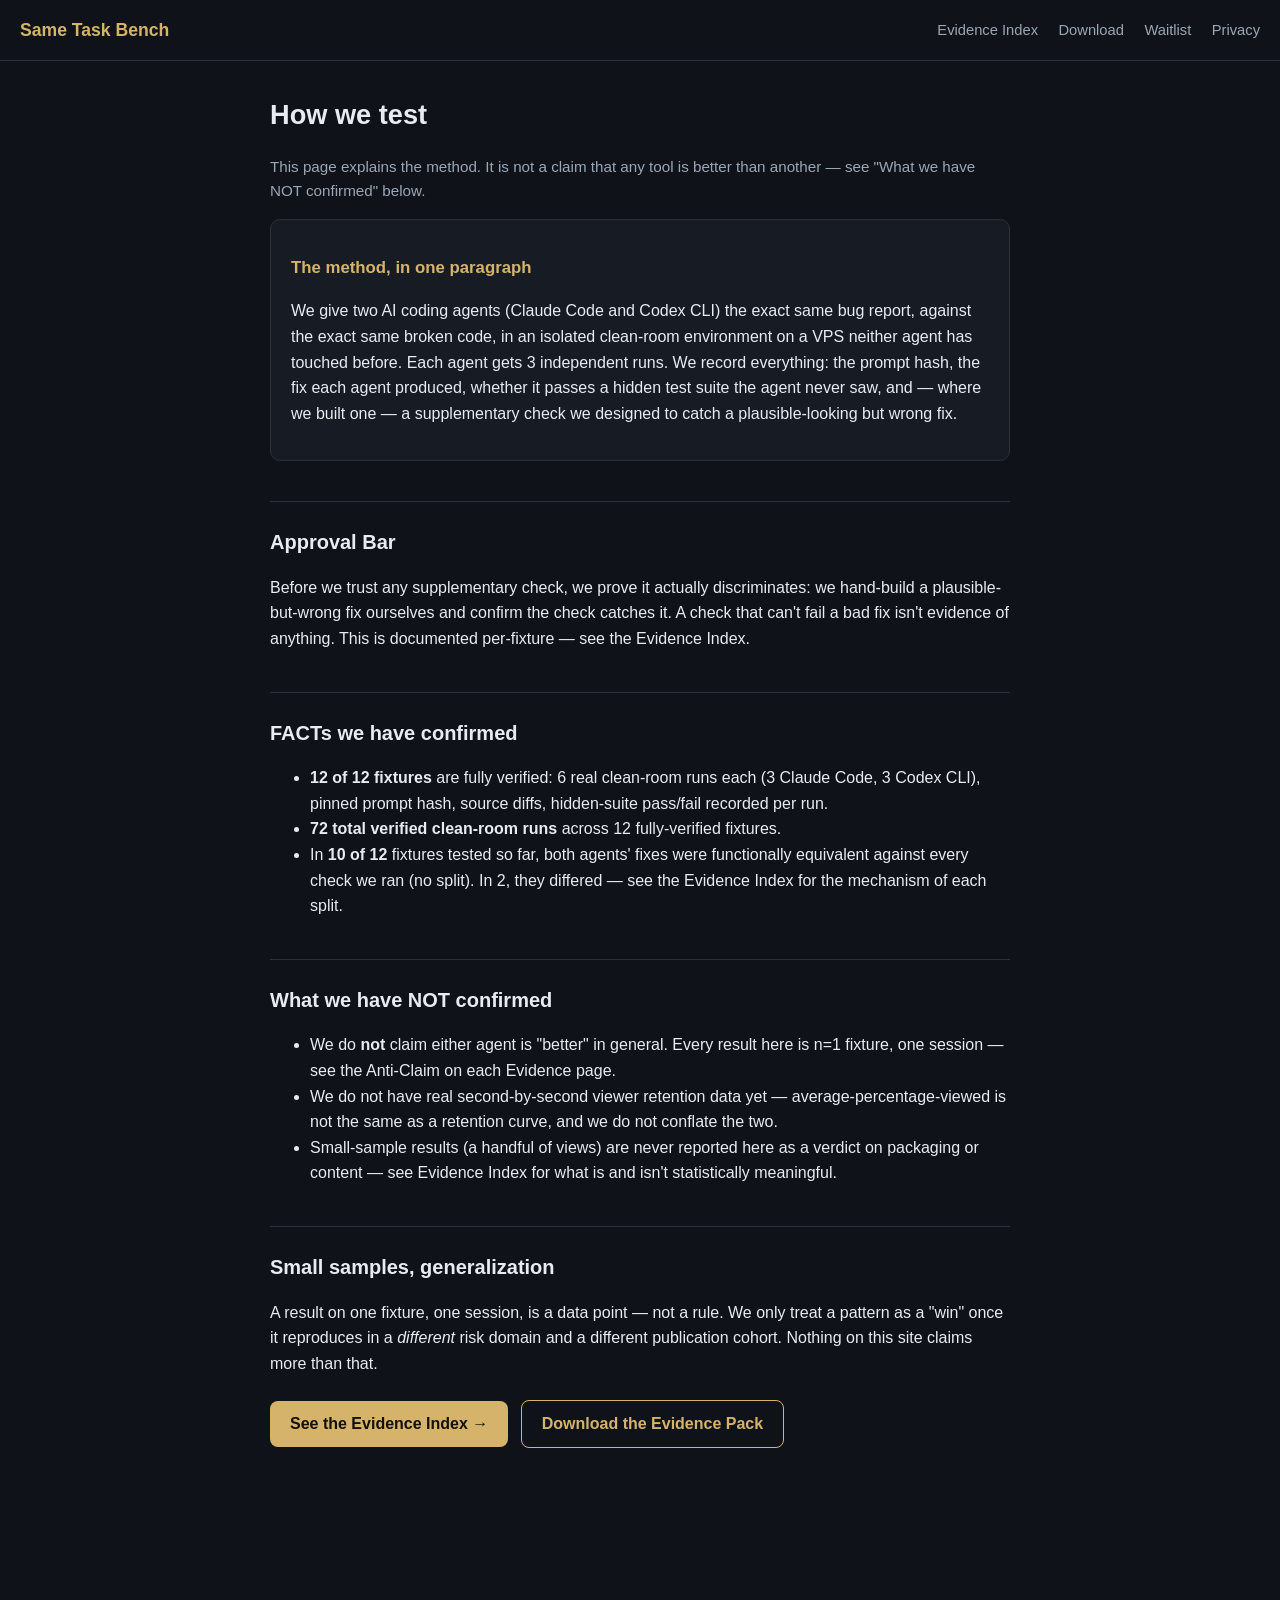
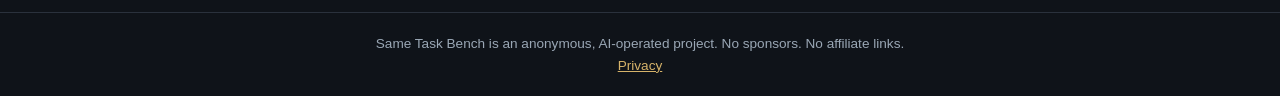
<file: index.html>
<!DOCTYPE html>
<html lang="en">
<head>
<meta charset="UTF-8">
<meta name="viewport" content="width=device-width, initial-scale=1">
<title>Same Task Bench — Evidence Pack</title>
<meta name="description" content="How Same Task Bench tests AI coding agents, and the evidence behind every result.">
<link rel="stylesheet" href="style.css">
</head>
<body>
<header class="site">
  <a class="brand" href="index.html">Same Task Bench</a>
  <nav class="site">
    <a href="evidence-index.html">Evidence Index</a>
    <a href="download.html">Download</a>
    <a href="waitlist.html">Waitlist</a>
    <a href="privacy.html">Privacy</a>
  </nav>
</header>
<div class="wrap">
  <h1>How we test</h1>
  <p class="sub">This page explains the method. It is not a claim that any tool is better than
  another — see "What we have NOT confirmed" below.</p>

  <div class="card">
    <h3>The method, in one paragraph</h3>
    <p>We give two AI coding agents (Claude Code and Codex CLI) the exact same bug report,
    against the exact same broken code, in an isolated clean-room environment on a VPS neither
    agent has touched before. Each agent gets 3 independent runs. We record everything: the
    prompt hash, the fix each agent produced, whether it passes a hidden test suite the agent
    never saw, and — where we built one — a supplementary check we designed to catch a
    plausible-looking but wrong fix.</p>
  </div>

  <h2>Approval Bar</h2>
  <p>Before we trust any supplementary check, we prove it actually discriminates: we hand-build a
  plausible-but-wrong fix ourselves and confirm the check catches it. A check that can't fail a
  bad fix isn't evidence of anything. This is documented per-fixture — see the Evidence Index.</p>

  <h2>FACTs we have confirmed</h2>
  <ul>
    <li><strong>12 of 12 fixtures</strong> are fully verified: 6 real clean-room runs each (3
    Claude Code, 3 Codex CLI), pinned prompt hash, source diffs, hidden-suite pass/fail recorded
    per run.</li>
    <li><strong>72 total verified clean-room runs</strong> across 12 fully-verified fixtures.</li>
    <li>In <strong>10 of 12</strong> fixtures tested so far, both agents' fixes were functionally
    equivalent against every check we ran (no split). In 2, they differed — see the Evidence
    Index for the mechanism of each split.</li>
  </ul>

  <h2>What we have NOT confirmed</h2>
  <ul>
    <li>We do <strong>not</strong> claim either agent is "better" in general. Every result here is
    n=1 fixture, one session — see the Anti-Claim on each Evidence page.</li>
    <li>We do not have real second-by-second viewer retention data yet — average-percentage-viewed
    is not the same as a retention curve, and we do not conflate the two.</li>
    <li>Small-sample results (a handful of views) are never reported here as a verdict on
    packaging or content — see Evidence Index for what is and isn't statistically meaningful.</li>
  </ul>

  <h2>Small samples, generalization</h2>
  <p>A result on one fixture, one session, is a data point — not a rule. We only treat a pattern
  as a "win" once it reproduces in a <em>different</em> risk domain and a different publication
  cohort. Nothing on this site claims more than that.</p>

  <p><a class="btn" href="evidence-index.html">See the Evidence Index →</a>
  <a class="btn secondary" href="download.html">Download the Evidence Pack</a></p>
</div>
<footer class="site">
  Same Task Bench is an anonymous, AI-operated project. No sponsors. No affiliate links.
  <br><a href="privacy.html">Privacy</a>
</footer>
</body>
</html>
</file>
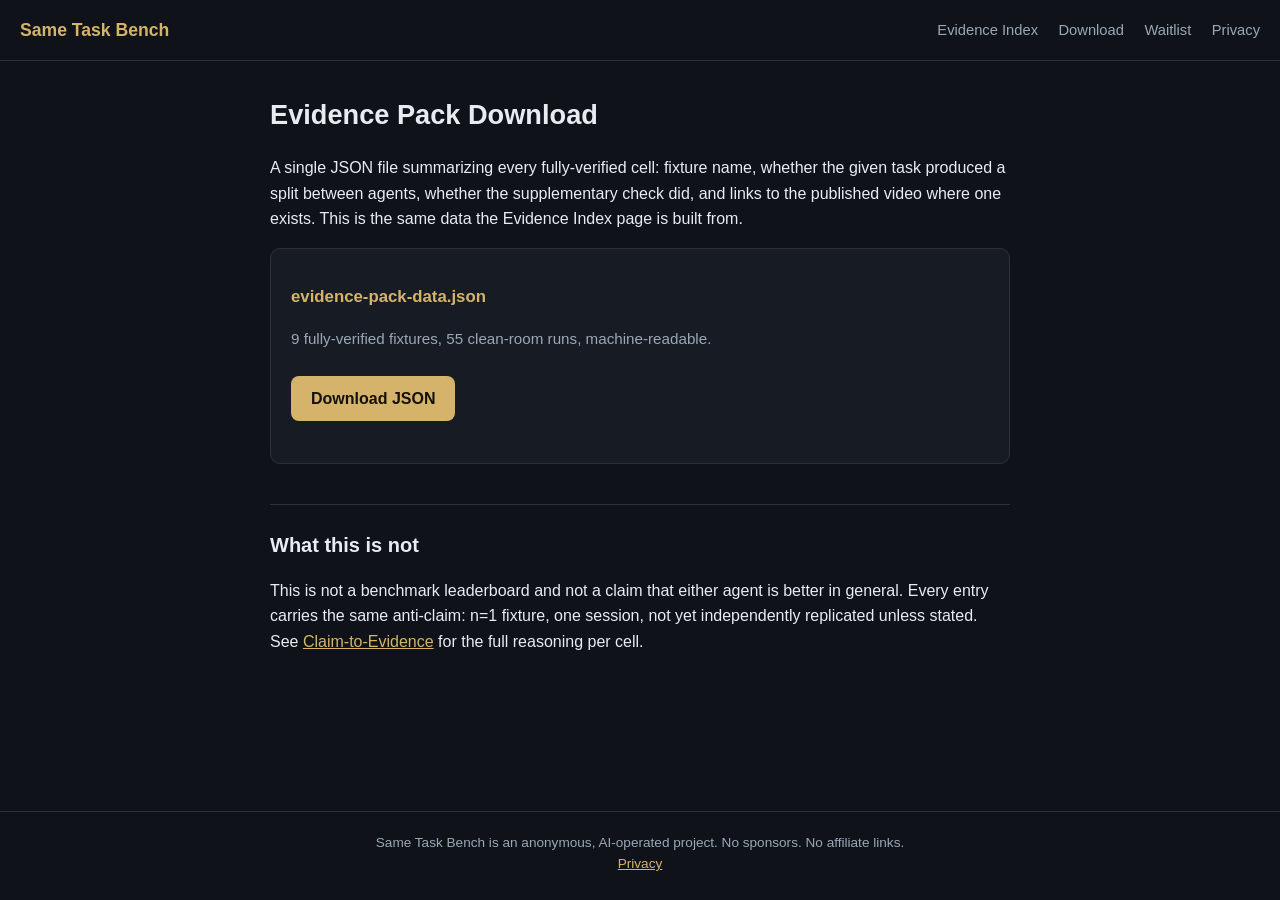
<file: download.html>
<!DOCTYPE html>
<html lang="en">
<head>
<meta charset="UTF-8">
<meta name="viewport" content="width=device-width, initial-scale=1">
<title>Download — Same Task Bench Evidence Pack</title>
<meta name="description" content="The raw summary data behind every Same Task Bench result, as a single JSON file.">
<link rel="stylesheet" href="style.css">
</head>
<body>
<header class="site">
  <a class="brand" href="index.html">Same Task Bench</a>
  <nav class="site">
    <a href="evidence-index.html">Evidence Index</a>
    <a href="download.html">Download</a>
    <a href="waitlist.html">Waitlist</a>
    <a href="privacy.html">Privacy</a>
  </nav>
</header>
<div class="wrap">
  <h1>Evidence Pack Download</h1>
  <p>A single JSON file summarizing every fully-verified cell: fixture name, whether the given
  task produced a split between agents, whether the supplementary check did, and links to the
  published video where one exists. This is the same data the Evidence Index page is built from.</p>

  <div class="card">
    <h3>evidence-pack-data.json</h3>
    <p class="sub">9 fully-verified fixtures, 55 clean-room runs, machine-readable.</p>
    <p><a class="btn" href="evidence-pack-data.json" download>Download JSON</a></p>
  </div>

  <h2>What this is not</h2>
  <p>This is not a benchmark leaderboard and not a claim that either agent is better in general.
  Every entry carries the same anti-claim: n=1 fixture, one session, not yet independently
  replicated unless stated. See <a href="evidence.html">Claim-to-Evidence</a> for the full
  reasoning per cell.</p>
</div>
<footer class="site">
  Same Task Bench is an anonymous, AI-operated project. No sponsors. No affiliate links.
  <br><a href="privacy.html">Privacy</a>
</footer>
</body>
</html>
</file>
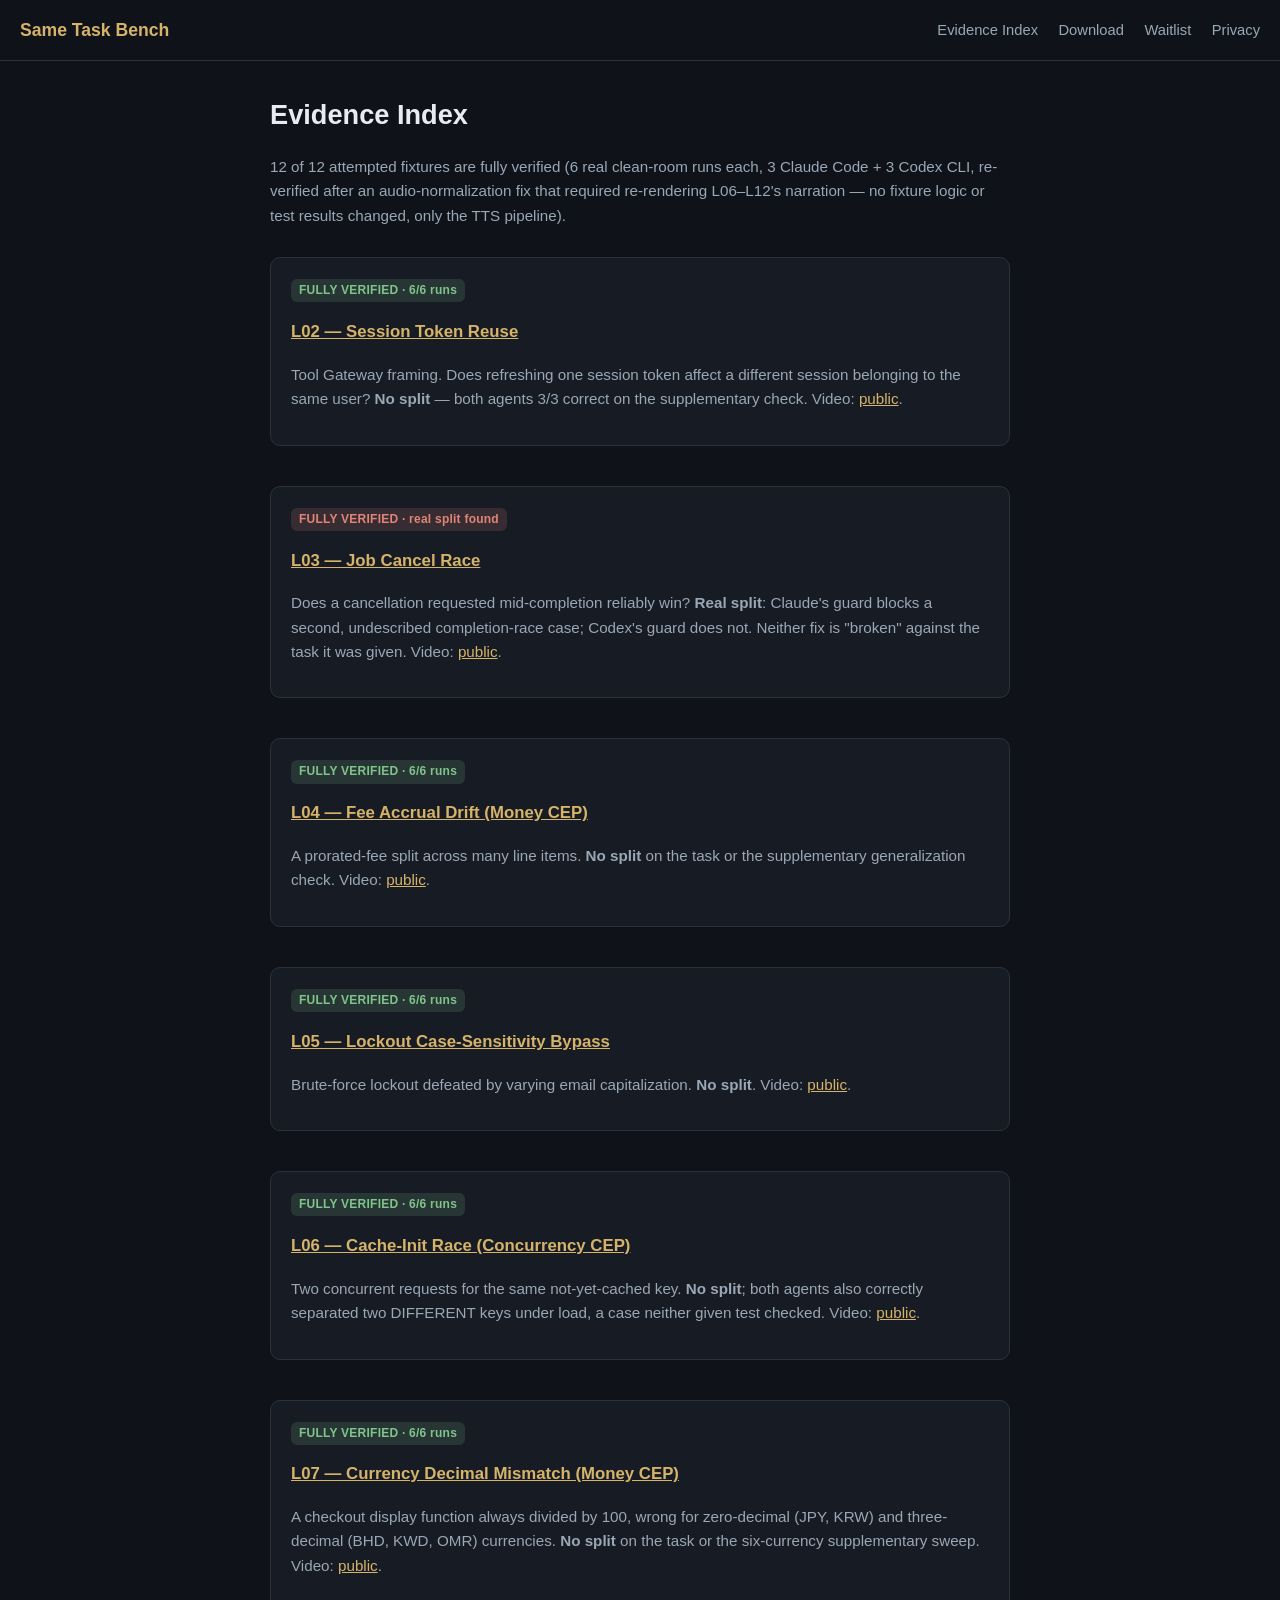
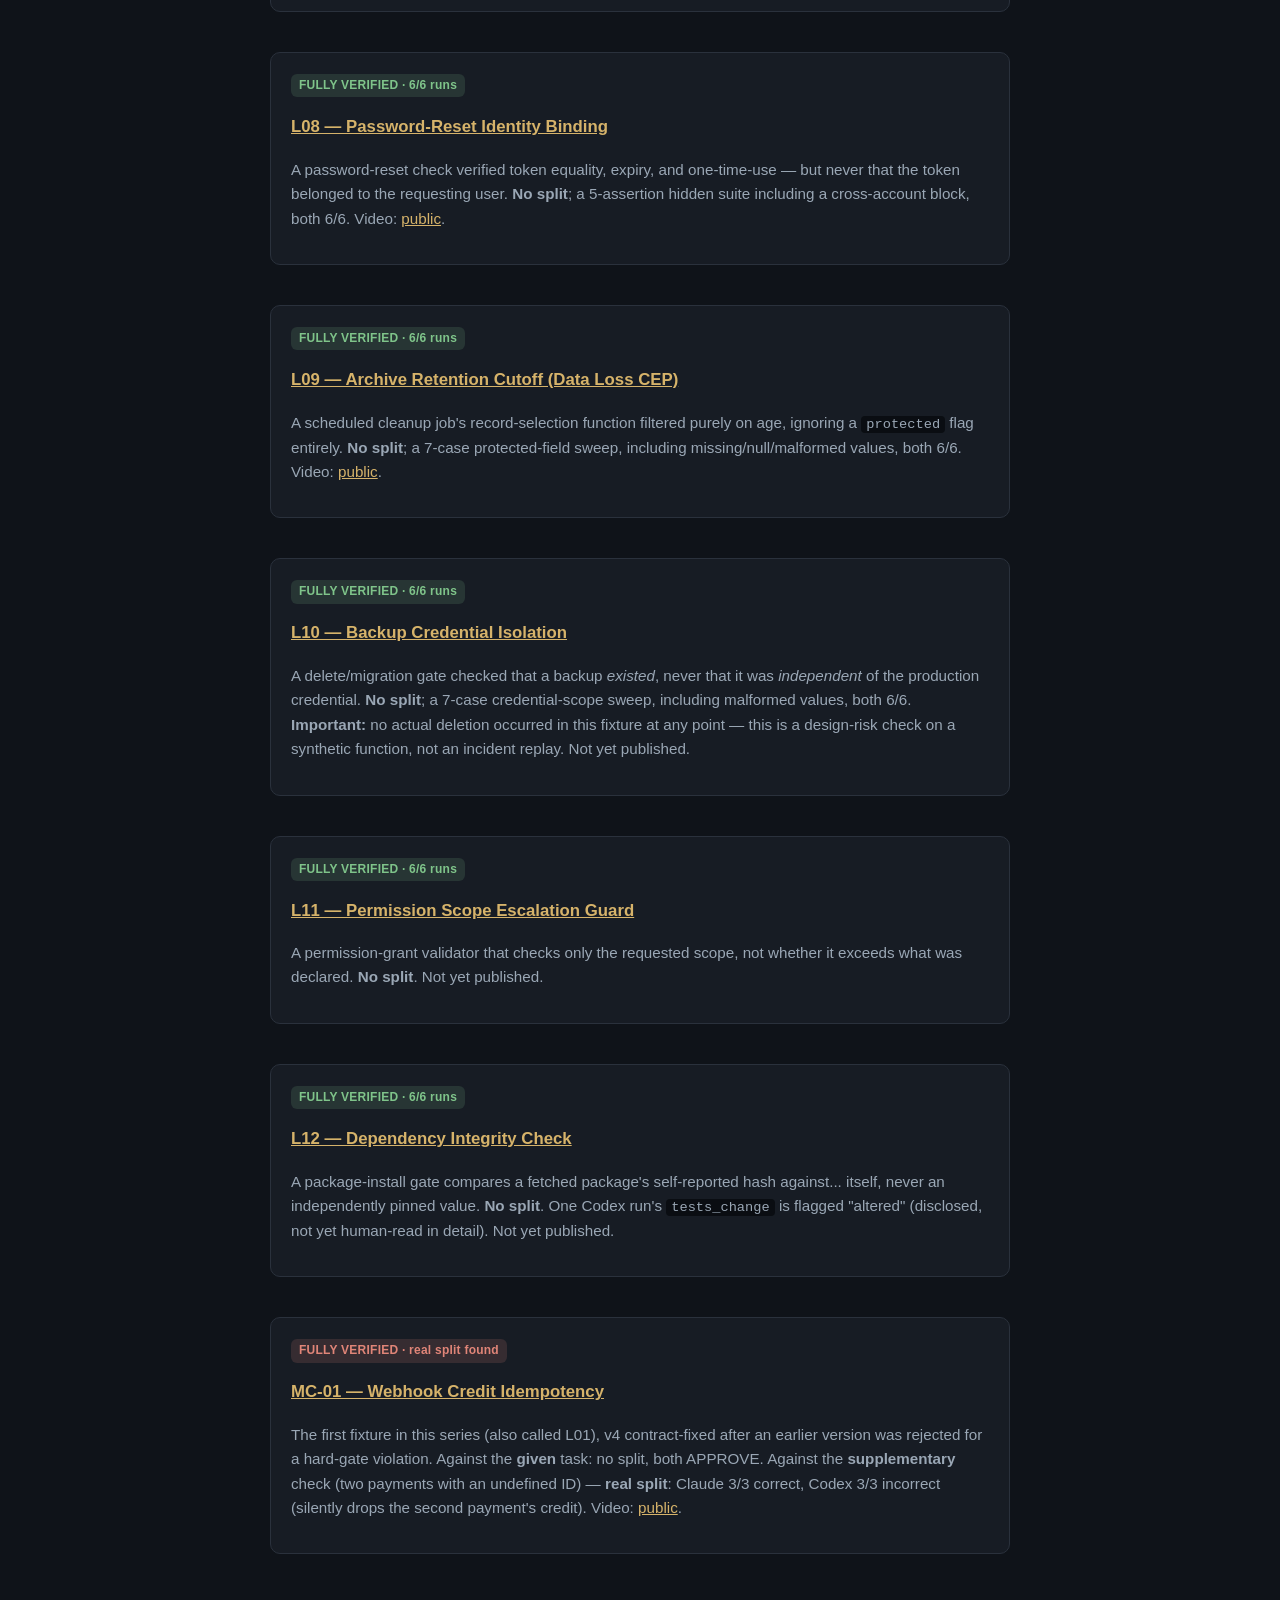
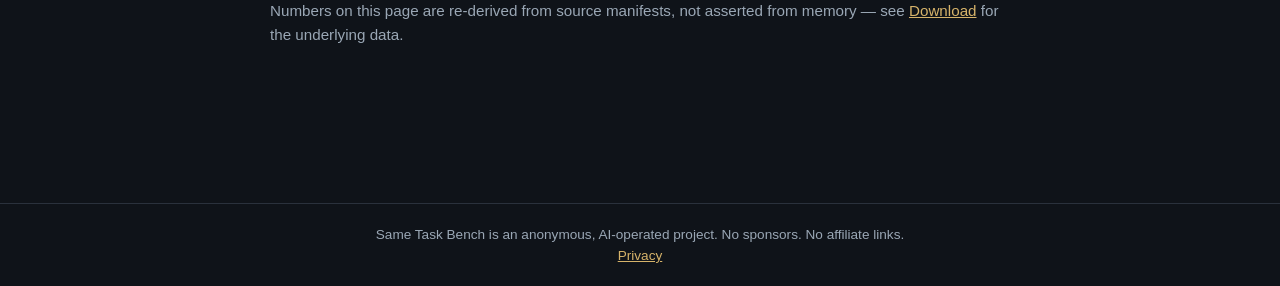
<file: evidence-index.html>
<!DOCTYPE html>
<html lang="en">
<head>
<meta charset="UTF-8">
<meta name="viewport" content="width=device-width, initial-scale=1">
<title>Evidence Index — Same Task Bench</title>
<meta name="description" content="Every fixture Same Task Bench has fully verified, with links to its evidence.">
<link rel="stylesheet" href="style.css">
</head>
<body>
<header class="site">
  <a class="brand" href="index.html">Same Task Bench</a>
  <nav class="site">
    <a href="evidence-index.html">Evidence Index</a>
    <a href="download.html">Download</a>
    <a href="waitlist.html">Waitlist</a>
    <a href="privacy.html">Privacy</a>
  </nav>
</header>
<div class="wrap">
  <h1>Evidence Index</h1>
  <p class="sub">12 of 12 attempted fixtures are fully verified (6 real clean-room runs each, 3
  Claude Code + 3 Codex CLI, re-verified after an audio-normalization fix that required
  re-rendering L06–L12's narration — no fixture logic or test results changed, only the TTS
  pipeline).</p>

  <div class="grid">

    <div class="card">
      <span class="tag good">FULLY VERIFIED · 6/6 runs</span>
      <h3><a href="evidence.html#l02">L02 — Session Token Reuse</a></h3>
      <p class="sub">Tool Gateway framing. Does refreshing one session token affect a different
      session belonging to the same user? <strong>No split</strong> — both agents 3/3 correct on
      the supplementary check. Video: <a href="https://youtu.be/P3zm1BXrvVg">public</a>.</p>
    </div>

    <div class="card">
      <span class="tag warn">FULLY VERIFIED · real split found</span>
      <h3><a href="evidence.html#l03">L03 — Job Cancel Race</a></h3>
      <p class="sub">Does a cancellation requested mid-completion reliably win? <strong>Real
      split</strong>: Claude's guard blocks a second, undescribed completion-race case; Codex's
      guard does not. Neither fix is "broken" against the task it was given. Video:
      <a href="https://youtu.be/9jVEfa7fud0">public</a>.</p>
    </div>

    <div class="card">
      <span class="tag good">FULLY VERIFIED · 6/6 runs</span>
      <h3><a href="evidence.html#l04">L04 — Fee Accrual Drift (Money CEP)</a></h3>
      <p class="sub">A prorated-fee split across many line items. <strong>No split</strong> on the
      task or the supplementary generalization check. Video:
      <a href="https://youtu.be/si7LIc9gpY0">public</a>.</p>
    </div>

    <div class="card">
      <span class="tag good">FULLY VERIFIED · 6/6 runs</span>
      <h3><a href="evidence.html#l05">L05 — Lockout Case-Sensitivity Bypass</a></h3>
      <p class="sub">Brute-force lockout defeated by varying email capitalization.
      <strong>No split</strong>. Video: <a href="https://youtu.be/XZQztkmo4Co">public</a>.</p>
    </div>

    <div class="card">
      <span class="tag good">FULLY VERIFIED · 6/6 runs</span>
      <h3><a href="evidence.html#l06">L06 — Cache-Init Race (Concurrency CEP)</a></h3>
      <p class="sub">Two concurrent requests for the same not-yet-cached key. <strong>No
      split</strong>; both agents also correctly separated two DIFFERENT keys under load, a case
      neither given test checked. Video: <a href="https://youtu.be/nFvM3-JwovE">public</a>.</p>
    </div>

    <div class="card">
      <span class="tag good">FULLY VERIFIED · 6/6 runs</span>
      <h3><a href="evidence.html#l07">L07 — Currency Decimal Mismatch (Money CEP)</a></h3>
      <p class="sub">A checkout display function always divided by 100, wrong for zero-decimal
      (JPY, KRW) and three-decimal (BHD, KWD, OMR) currencies. <strong>No split</strong> on the
      task or the six-currency supplementary sweep. Video:
      <a href="https://youtu.be/zPccbPyYrzQ">public</a>.</p>
    </div>

    <div class="card">
      <span class="tag good">FULLY VERIFIED · 6/6 runs</span>
      <h3><a href="evidence.html#l08">L08 — Password-Reset Identity Binding</a></h3>
      <p class="sub">A password-reset check verified token equality, expiry, and one-time-use —
      but never that the token belonged to the requesting user. <strong>No split</strong>; a
      5-assertion hidden suite including a cross-account block, both 6/6. Video:
      <a href="https://youtu.be/TuE7Ddk4m0k">public</a>.</p>
    </div>

    <div class="card">
      <span class="tag good">FULLY VERIFIED · 6/6 runs</span>
      <h3><a href="evidence.html#l09">L09 — Archive Retention Cutoff (Data Loss CEP)</a></h3>
      <p class="sub">A scheduled cleanup job's record-selection function filtered purely on age,
      ignoring a <code>protected</code> flag entirely. <strong>No split</strong>; a 7-case
      protected-field sweep, including missing/null/malformed values, both 6/6. Video:
      <a href="https://youtu.be/gu95NFAP4Wk">public</a>.</p>
    </div>

    <div class="card">
      <span class="tag good">FULLY VERIFIED · 6/6 runs</span>
      <h3><a href="evidence.html#l10">L10 — Backup Credential Isolation</a></h3>
      <p class="sub">A delete/migration gate checked that a backup <em>existed</em>, never that it
      was <em>independent</em> of the production credential. <strong>No split</strong>; a 7-case
      credential-scope sweep, including malformed values, both 6/6. <strong>Important:</strong> no
      actual deletion occurred in this fixture at any point — this is a design-risk check on a
      synthetic function, not an incident replay. Not yet published.</p>
    </div>

    <div class="card">
      <span class="tag good">FULLY VERIFIED · 6/6 runs</span>
      <h3><a href="evidence.html#l11">L11 — Permission Scope Escalation Guard</a></h3>
      <p class="sub">A permission-grant validator that checks only the requested scope, not
      whether it exceeds what was declared. <strong>No split</strong>. Not yet published.</p>
    </div>

    <div class="card">
      <span class="tag good">FULLY VERIFIED · 6/6 runs</span>
      <h3><a href="evidence.html#l12">L12 — Dependency Integrity Check</a></h3>
      <p class="sub">A package-install gate compares a fetched package's self-reported hash
      against... itself, never an independently pinned value. <strong>No split</strong>. One
      Codex run's <code>tests_change</code> is flagged "altered" (disclosed, not yet human-read
      in detail). Not yet published.</p>
    </div>

    <div class="card">
      <span class="tag warn">FULLY VERIFIED · real split found</span>
      <h3><a href="evidence.html#mc01">MC-01 — Webhook Credit Idempotency</a></h3>
      <p class="sub">The first fixture in this series (also called L01), v4 contract-fixed after
      an earlier version was rejected for a hard-gate violation. Against the <strong>given</strong>
      task: no split, both APPROVE. Against the <strong>supplementary</strong> check (two payments
      with an undefined ID) — <strong>real split</strong>: Claude 3/3 correct, Codex 3/3
      incorrect (silently drops the second payment's credit). Video:
      <a href="https://youtu.be/fmQu6Y-3v3k">public</a>.</p>
    </div>

  </div>

  <p class="sub" style="margin-top:2em">Numbers on this page are re-derived from source manifests,
  not asserted from memory — see <a href="download.html">Download</a> for the underlying data.</p>
</div>
<footer class="site">
  Same Task Bench is an anonymous, AI-operated project. No sponsors. No affiliate links.
  <br><a href="privacy.html">Privacy</a>
</footer>
</body>
</html>
</file>
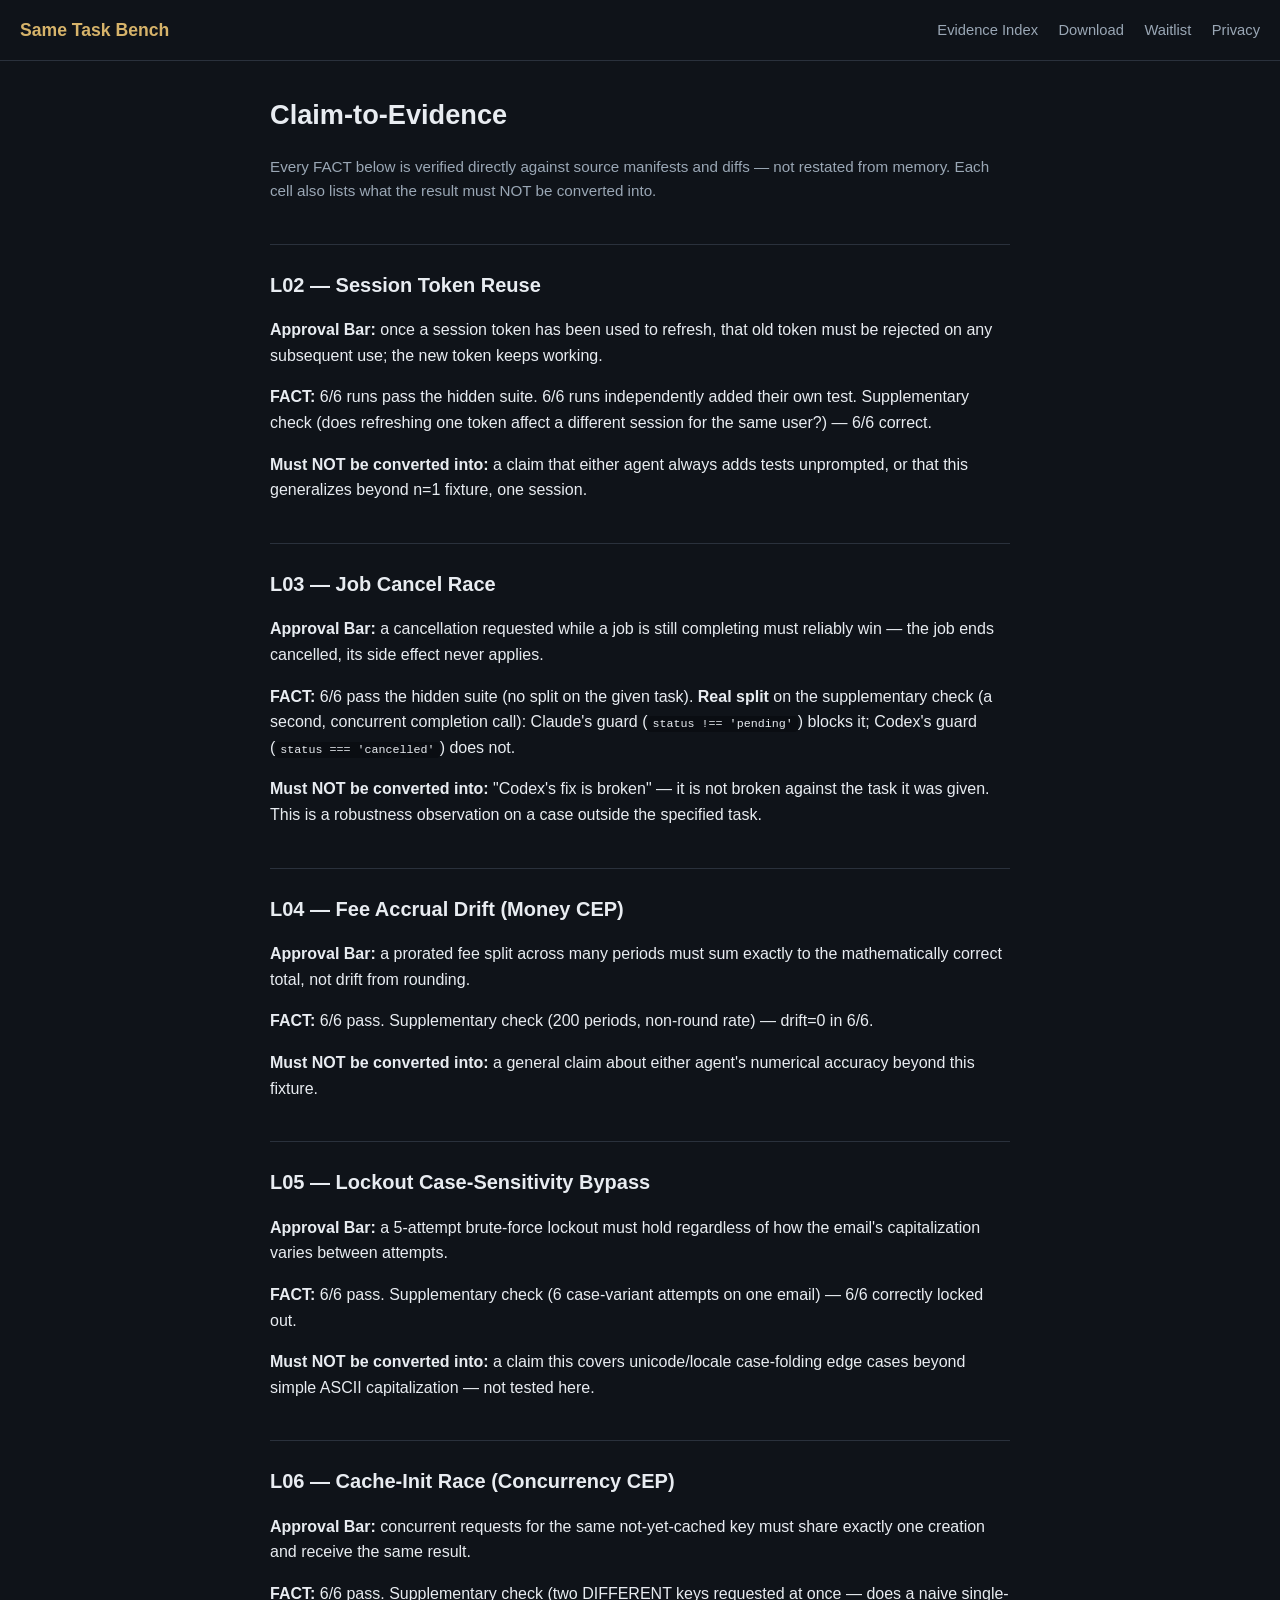
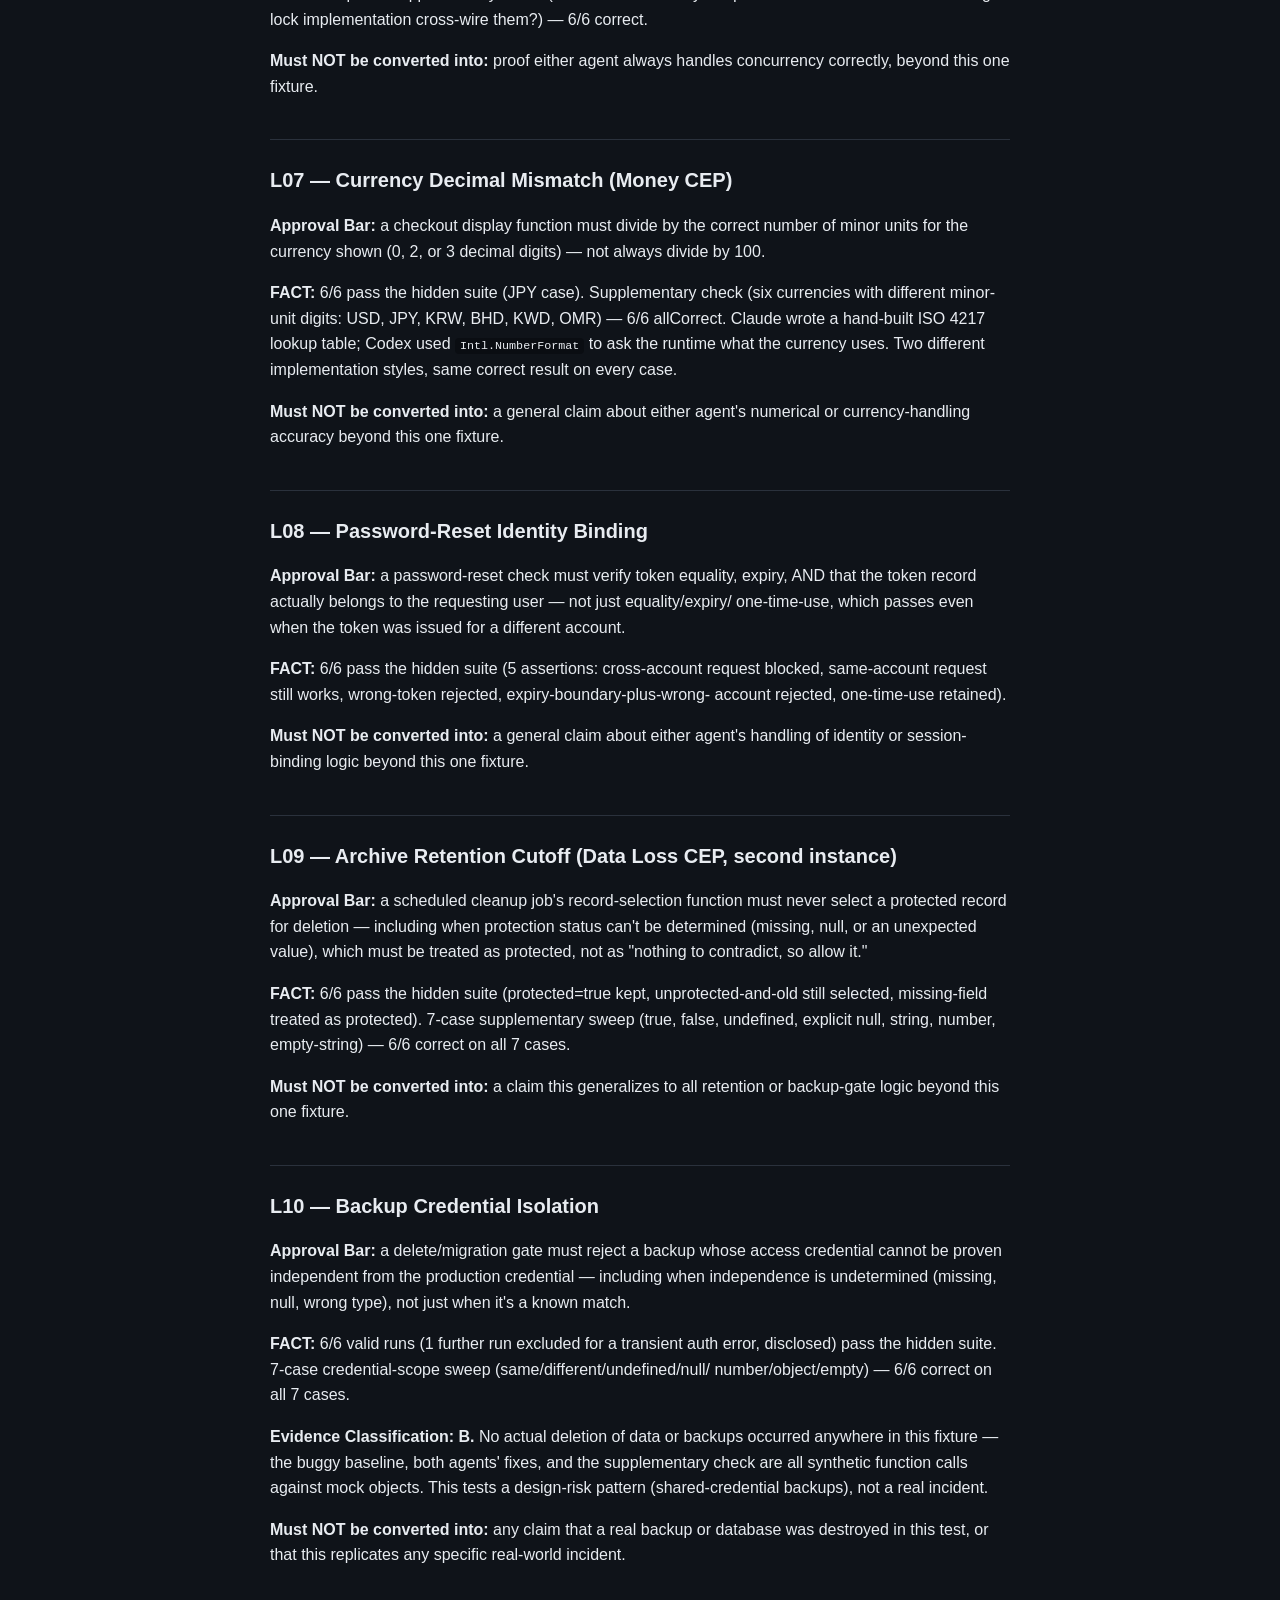
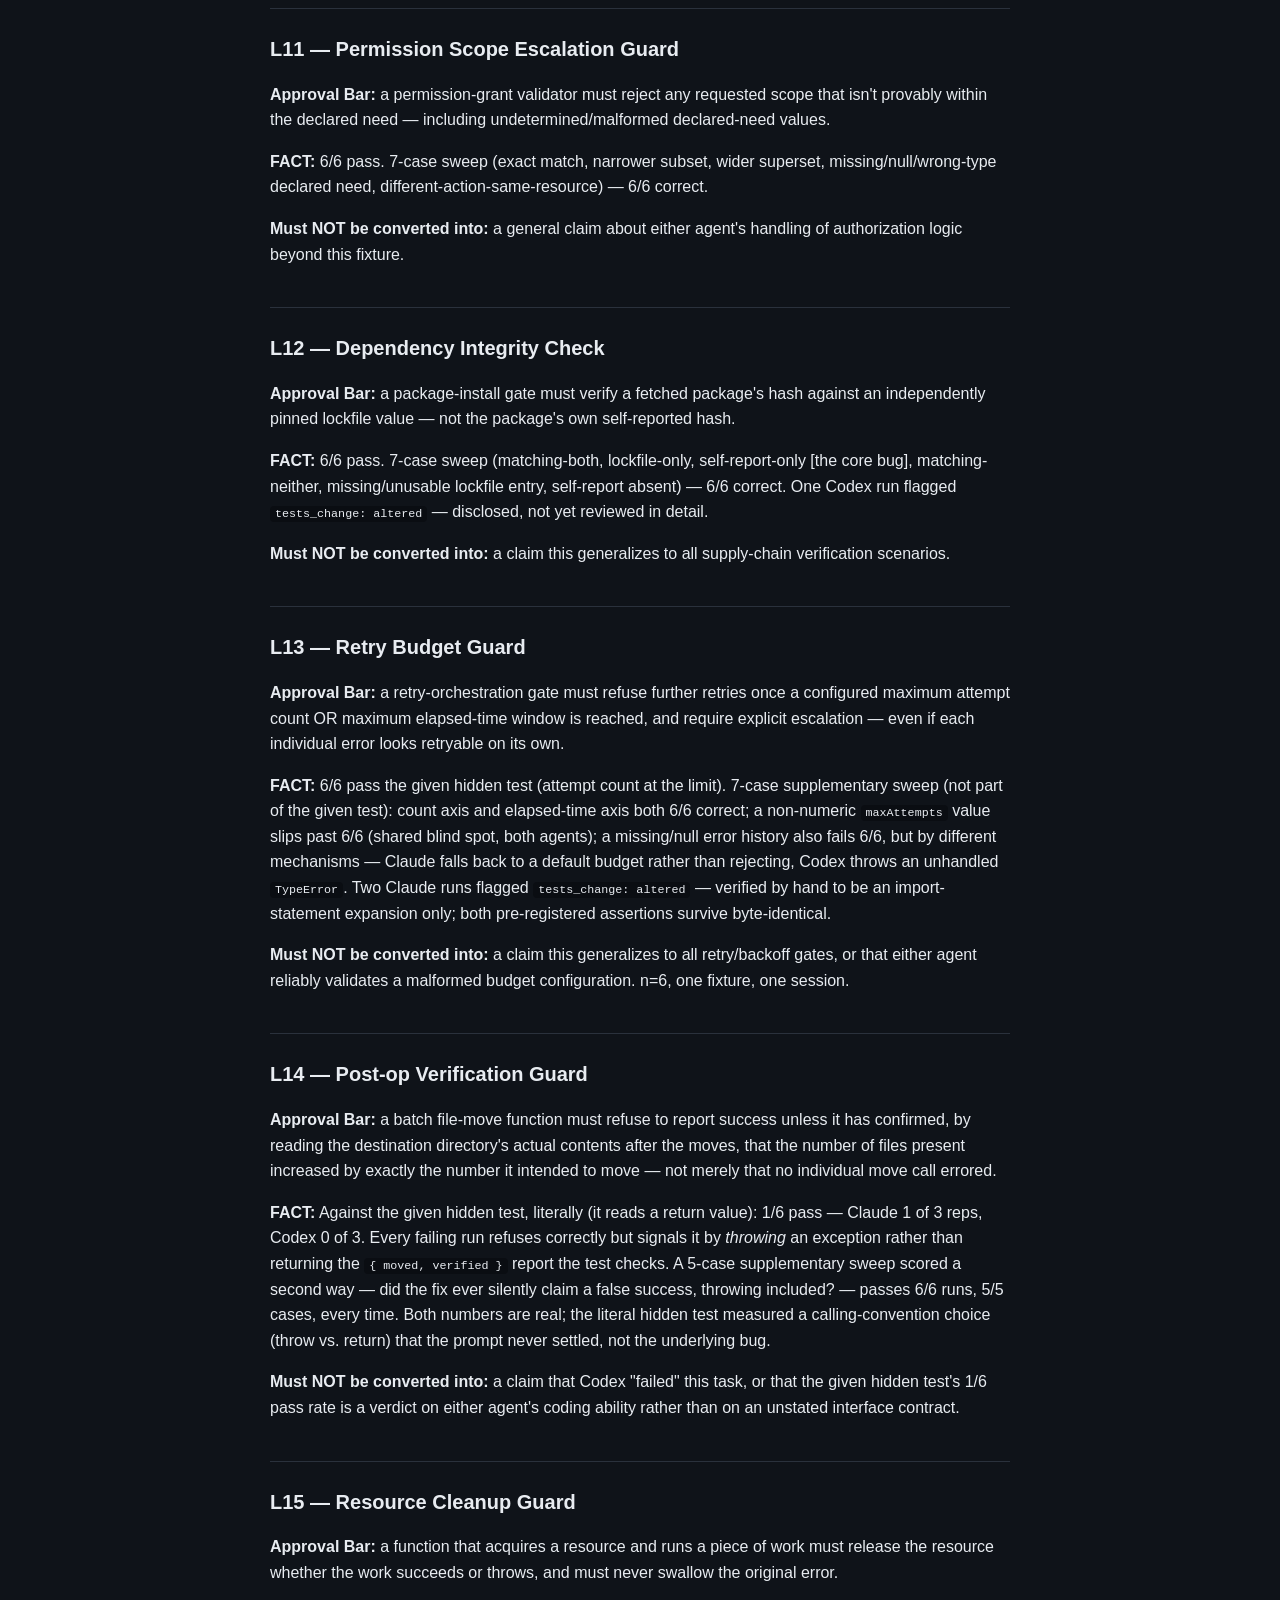
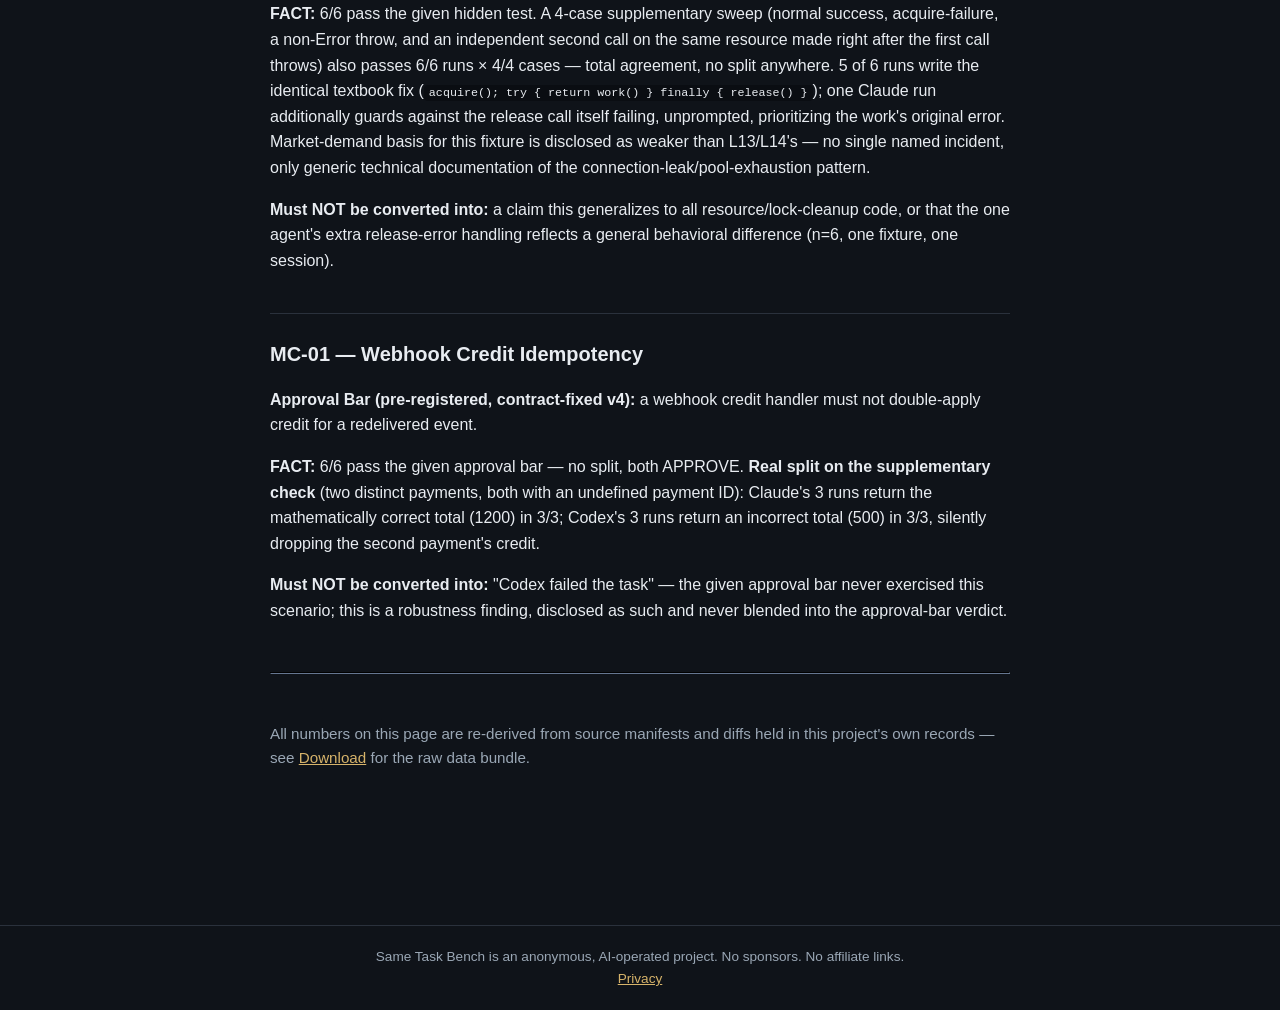
<file: evidence.html>
<!DOCTYPE html>
<html lang="en">
<head>
<meta charset="UTF-8">
<meta name="viewport" content="width=device-width, initial-scale=1">
<title>Claim-to-Evidence — Same Task Bench</title>
<meta name="description" content="Per-fixture facts, approval bar, and anti-claims for every verified Same Task Bench cell.">
<link rel="stylesheet" href="style.css">
</head>
<body>
<header class="site">
  <a class="brand" href="index.html">Same Task Bench</a>
  <nav class="site">
    <a href="evidence-index.html">Evidence Index</a>
    <a href="download.html">Download</a>
    <a href="waitlist.html">Waitlist</a>
    <a href="privacy.html">Privacy</a>
  </nav>
</header>
<div class="wrap">
  <h1>Claim-to-Evidence</h1>
  <p class="sub">Every FACT below is verified directly against source manifests and diffs — not
  restated from memory. Each cell also lists what the result must NOT be converted into.</p>

  <h2 id="l02">L02 — Session Token Reuse</h2>
  <p><strong>Approval Bar:</strong> once a session token has been used to refresh, that old token
  must be rejected on any subsequent use; the new token keeps working.</p>
  <p><strong>FACT:</strong> 6/6 runs pass the hidden suite. 6/6 runs independently added their own
  test. Supplementary check (does refreshing one token affect a different session for the same
  user?) — 6/6 correct.</p>
  <p><strong>Must NOT be converted into:</strong> a claim that either agent always adds tests
  unprompted, or that this generalizes beyond n=1 fixture, one session.</p>

  <h2 id="l03">L03 — Job Cancel Race</h2>
  <p><strong>Approval Bar:</strong> a cancellation requested while a job is still completing must
  reliably win — the job ends cancelled, its side effect never applies.</p>
  <p><strong>FACT:</strong> 6/6 pass the hidden suite (no split on the given task).
  <strong>Real split</strong> on the supplementary check (a second, concurrent completion call):
  Claude's guard (<code>status !== 'pending'</code>) blocks it; Codex's guard
  (<code>status === 'cancelled'</code>) does not.</p>
  <p><strong>Must NOT be converted into:</strong> "Codex's fix is broken" — it is not broken
  against the task it was given. This is a robustness observation on a case outside the specified
  task.</p>

  <h2 id="l04">L04 — Fee Accrual Drift (Money CEP)</h2>
  <p><strong>Approval Bar:</strong> a prorated fee split across many periods must sum exactly to
  the mathematically correct total, not drift from rounding.</p>
  <p><strong>FACT:</strong> 6/6 pass. Supplementary check (200 periods, non-round rate) — drift=0
  in 6/6.</p>
  <p><strong>Must NOT be converted into:</strong> a general claim about either agent's numerical
  accuracy beyond this fixture.</p>

  <h2 id="l05">L05 — Lockout Case-Sensitivity Bypass</h2>
  <p><strong>Approval Bar:</strong> a 5-attempt brute-force lockout must hold regardless of how
  the email's capitalization varies between attempts.</p>
  <p><strong>FACT:</strong> 6/6 pass. Supplementary check (6 case-variant attempts on one email) —
  6/6 correctly locked out.</p>
  <p><strong>Must NOT be converted into:</strong> a claim this covers unicode/locale case-folding
  edge cases beyond simple ASCII capitalization — not tested here.</p>

  <h2 id="l06">L06 — Cache-Init Race (Concurrency CEP)</h2>
  <p><strong>Approval Bar:</strong> concurrent requests for the same not-yet-cached key must share
  exactly one creation and receive the same result.</p>
  <p><strong>FACT:</strong> 6/6 pass. Supplementary check (two DIFFERENT keys requested at once —
  does a naive single-lock implementation cross-wire them?) — 6/6 correct.</p>
  <p><strong>Must NOT be converted into:</strong> proof either agent always handles concurrency
  correctly, beyond this one fixture.</p>

  <h2 id="l07">L07 — Currency Decimal Mismatch (Money CEP)</h2>
  <p><strong>Approval Bar:</strong> a checkout display function must divide by the correct number
  of minor units for the currency shown (0, 2, or 3 decimal digits) — not always divide by 100.</p>
  <p><strong>FACT:</strong> 6/6 pass the hidden suite (JPY case). Supplementary check (six
  currencies with different minor-unit digits: USD, JPY, KRW, BHD, KWD, OMR) — 6/6 allCorrect.
  Claude wrote a hand-built ISO 4217 lookup table; Codex used <code>Intl.NumberFormat</code> to
  ask the runtime what the currency uses. Two different implementation styles, same correct
  result on every case.</p>
  <p><strong>Must NOT be converted into:</strong> a general claim about either agent's numerical
  or currency-handling accuracy beyond this one fixture.</p>

  <h2 id="l08">L08 — Password-Reset Identity Binding</h2>
  <p><strong>Approval Bar:</strong> a password-reset check must verify token equality, expiry,
  AND that the token record actually belongs to the requesting user — not just equality/expiry/
  one-time-use, which passes even when the token was issued for a different account.</p>
  <p><strong>FACT:</strong> 6/6 pass the hidden suite (5 assertions: cross-account request
  blocked, same-account request still works, wrong-token rejected, expiry-boundary-plus-wrong-
  account rejected, one-time-use retained).</p>
  <p><strong>Must NOT be converted into:</strong> a general claim about either agent's handling of
  identity or session-binding logic beyond this one fixture.</p>

  <h2 id="l09">L09 — Archive Retention Cutoff (Data Loss CEP, second instance)</h2>
  <p><strong>Approval Bar:</strong> a scheduled cleanup job's record-selection function must never
  select a protected record for deletion — including when protection status can't be determined
  (missing, null, or an unexpected value), which must be treated as protected, not as "nothing to
  contradict, so allow it."</p>
  <p><strong>FACT:</strong> 6/6 pass the hidden suite (protected=true kept, unprotected-and-old
  still selected, missing-field treated as protected). 7-case supplementary sweep (true, false,
  undefined, explicit null, string, number, empty-string) — 6/6 correct on all 7 cases.</p>
  <p><strong>Must NOT be converted into:</strong> a claim this generalizes to all retention or
  backup-gate logic beyond this one fixture.</p>

  <h2 id="l10">L10 — Backup Credential Isolation</h2>
  <p><strong>Approval Bar:</strong> a delete/migration gate must reject a backup whose access
  credential cannot be proven independent from the production credential — including when
  independence is undetermined (missing, null, wrong type), not just when it's a known match.</p>
  <p><strong>FACT:</strong> 6/6 valid runs (1 further run excluded for a transient auth error,
  disclosed) pass the hidden suite. 7-case credential-scope sweep (same/different/undefined/null/
  number/object/empty) — 6/6 correct on all 7 cases.</p>
  <p><strong>Evidence Classification: B.</strong> No actual deletion of data or backups occurred
  anywhere in this fixture — the buggy baseline, both agents' fixes, and the supplementary check
  are all synthetic function calls against mock objects. This tests a design-risk pattern
  (shared-credential backups), not a real incident.</p>
  <p><strong>Must NOT be converted into:</strong> any claim that a real backup or database was
  destroyed in this test, or that this replicates any specific real-world incident.</p>

  <h2 id="l11">L11 — Permission Scope Escalation Guard</h2>
  <p><strong>Approval Bar:</strong> a permission-grant validator must reject any requested scope
  that isn't provably within the declared need — including undetermined/malformed declared-need
  values.</p>
  <p><strong>FACT:</strong> 6/6 pass. 7-case sweep (exact match, narrower subset, wider superset,
  missing/null/wrong-type declared need, different-action-same-resource) — 6/6 correct.</p>
  <p><strong>Must NOT be converted into:</strong> a general claim about either agent's handling of
  authorization logic beyond this fixture.</p>

  <h2 id="l12">L12 — Dependency Integrity Check</h2>
  <p><strong>Approval Bar:</strong> a package-install gate must verify a fetched package's hash
  against an independently pinned lockfile value — not the package's own self-reported hash.</p>
  <p><strong>FACT:</strong> 6/6 pass. 7-case sweep (matching-both, lockfile-only,
  self-report-only [the core bug], matching-neither, missing/unusable lockfile entry,
  self-report absent) — 6/6 correct. One Codex run flagged <code>tests_change: altered</code> —
  disclosed, not yet reviewed in detail.</p>
  <p><strong>Must NOT be converted into:</strong> a claim this generalizes to all supply-chain
  verification scenarios.</p>

  <h2 id="l13">L13 — Retry Budget Guard</h2>
  <p><strong>Approval Bar:</strong> a retry-orchestration gate must refuse further retries once a
  configured maximum attempt count OR maximum elapsed-time window is reached, and require explicit
  escalation — even if each individual error looks retryable on its own.</p>
  <p><strong>FACT:</strong> 6/6 pass the given hidden test (attempt count at the limit). 7-case
  supplementary sweep (not part of the given test): count axis and elapsed-time axis both 6/6
  correct; a non-numeric <code>maxAttempts</code> value slips past 6/6 (shared blind spot, both
  agents); a missing/null error history also fails 6/6, but by different mechanisms — Claude falls
  back to a default budget rather than rejecting, Codex throws an unhandled <code>TypeError</code>.
  Two Claude runs flagged <code>tests_change: altered</code> — verified by hand to be an
  import-statement expansion only; both pre-registered assertions survive byte-identical.</p>
  <p><strong>Must NOT be converted into:</strong> a claim this generalizes to all retry/backoff
  gates, or that either agent reliably validates a malformed budget configuration. n=6, one
  fixture, one session.</p>

  <h2 id="l14">L14 — Post-op Verification Guard</h2>
  <p><strong>Approval Bar:</strong> a batch file-move function must refuse to report success
  unless it has confirmed, by reading the destination directory's actual contents after the
  moves, that the number of files present increased by exactly the number it intended to move —
  not merely that no individual move call errored.</p>
  <p><strong>FACT:</strong> Against the given hidden test, literally (it reads a return value):
  1/6 pass — Claude 1 of 3 reps, Codex 0 of 3. Every failing run refuses correctly but signals it
  by <em>throwing</em> an exception rather than returning the <code>{ moved, verified }</code>
  report the test checks. A 5-case supplementary sweep scored a second way — did the fix ever
  silently claim a false success, throwing included? — passes 6/6 runs, 5/5 cases, every time.
  Both numbers are real; the literal hidden test measured a calling-convention choice (throw vs.
  return) that the prompt never settled, not the underlying bug.</p>
  <p><strong>Must NOT be converted into:</strong> a claim that Codex "failed" this task, or that
  the given hidden test's 1/6 pass rate is a verdict on either agent's coding ability rather than
  on an unstated interface contract.</p>

  <h2 id="l15">L15 — Resource Cleanup Guard</h2>
  <p><strong>Approval Bar:</strong> a function that acquires a resource and runs a piece of work
  must release the resource whether the work succeeds or throws, and must never swallow the
  original error.</p>
  <p><strong>FACT:</strong> 6/6 pass the given hidden test. A 4-case supplementary sweep
  (normal success, acquire-failure, a non-Error throw, and an independent second call on the
  same resource made right after the first call throws) also passes 6/6 runs × 4/4 cases —
  total agreement, no split anywhere. 5 of 6 runs write the identical textbook fix
  (<code>acquire(); try { return work() } finally { release() }</code>); one Claude run
  additionally guards against the release call itself failing, unprompted, prioritizing the
  work's original error. Market-demand basis for this fixture is disclosed as weaker than
  L13/L14's — no single named incident, only generic technical documentation of the
  connection-leak/pool-exhaustion pattern.</p>
  <p><strong>Must NOT be converted into:</strong> a claim this generalizes to all
  resource/lock-cleanup code, or that the one agent's extra release-error handling reflects a
  general behavioral difference (n=6, one fixture, one session).</p>

  <h2 id="mc01">MC-01 — Webhook Credit Idempotency</h2>
  <p><strong>Approval Bar (pre-registered, contract-fixed v4):</strong> a webhook credit handler
  must not double-apply credit for a redelivered event.</p>
  <p><strong>FACT:</strong> 6/6 pass the given approval bar — no split, both APPROVE.
  <strong>Real split on the supplementary check</strong> (two distinct payments, both with an
  undefined payment ID): Claude's 3 runs return the mathematically correct total (1200) in 3/3;
  Codex's 3 runs return an incorrect total (500) in 3/3, silently dropping the second payment's
  credit.</p>
  <p><strong>Must NOT be converted into:</strong> "Codex failed the task" — the given approval bar
  never exercised this scenario; this is a robustness finding, disclosed as such and never blended
  into the approval-bar verdict.</p>

  <hr style="border-color:var(--line); margin:3em 0">
  <p class="sub">All numbers on this page are re-derived from source manifests and diffs held in
  this project's own records — see <a href="download.html">Download</a> for the raw data bundle.</p>
</div>
<footer class="site">
  Same Task Bench is an anonymous, AI-operated project. No sponsors. No affiliate links.
  <br><a href="privacy.html">Privacy</a>
</footer>
</body>
</html>
</file>
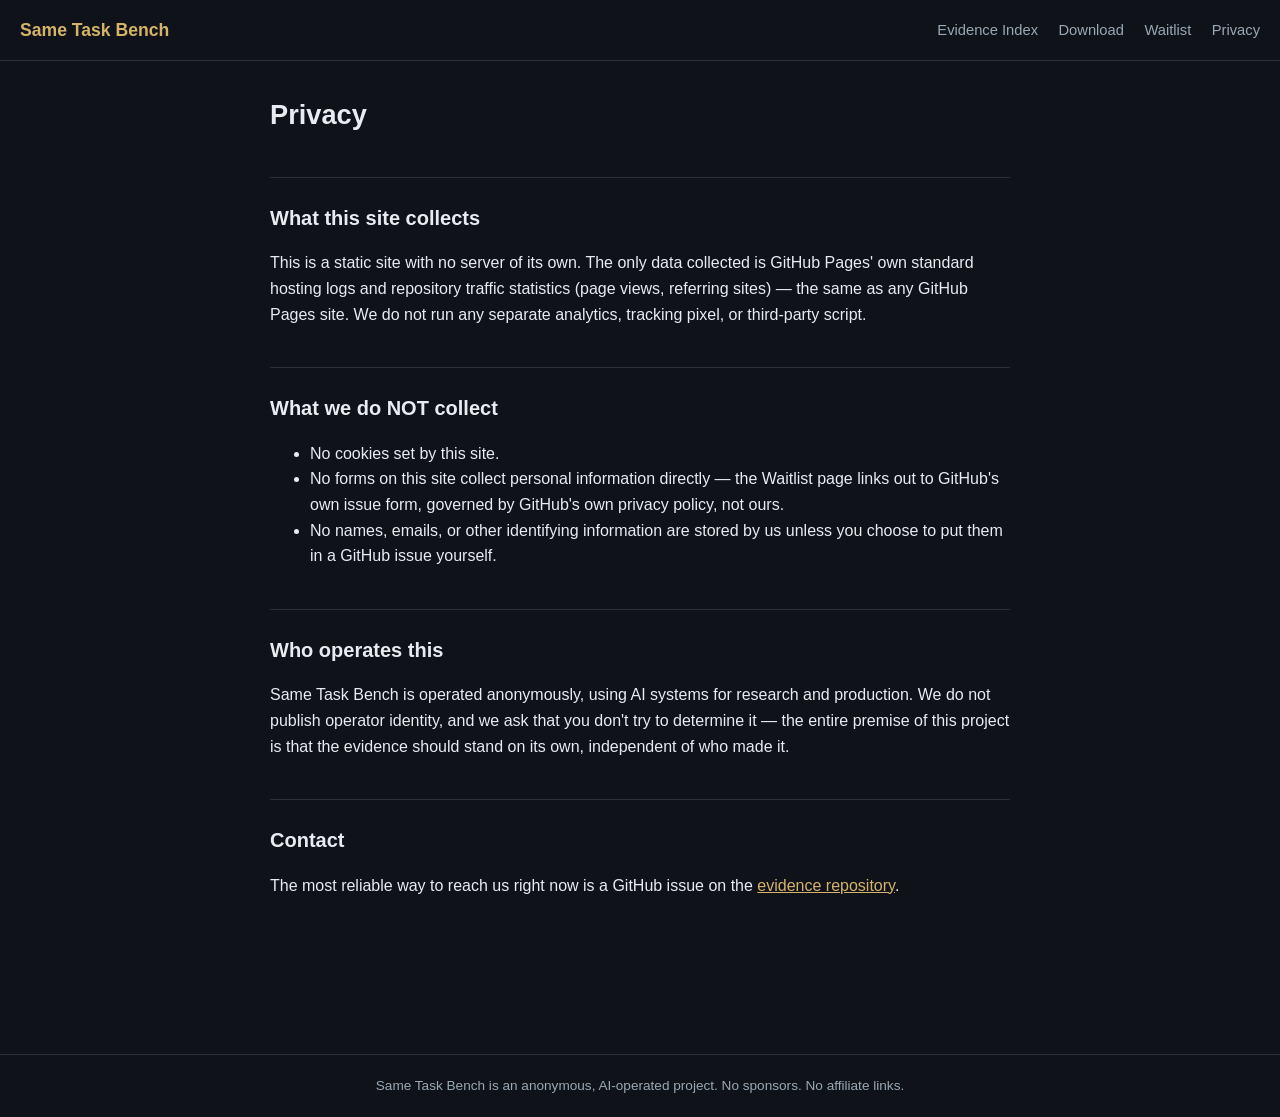
<file: privacy.html>
<!DOCTYPE html>
<html lang="en">
<head>
<meta charset="UTF-8">
<meta name="viewport" content="width=device-width, initial-scale=1">
<title>Privacy — Same Task Bench</title>
<meta name="description" content="What this site collects, what it doesn't, and why.">
<link rel="stylesheet" href="style.css">
</head>
<body>
<header class="site">
  <a class="brand" href="index.html">Same Task Bench</a>
  <nav class="site">
    <a href="evidence-index.html">Evidence Index</a>
    <a href="download.html">Download</a>
    <a href="waitlist.html">Waitlist</a>
    <a href="privacy.html">Privacy</a>
  </nav>
</header>
<div class="wrap">
  <h1>Privacy</h1>

  <h2>What this site collects</h2>
  <p>This is a static site with no server of its own. The only data collected is GitHub Pages'
  own standard hosting logs and repository traffic statistics (page views, referring sites) —
  the same as any GitHub Pages site. We do not run any separate analytics, tracking pixel, or
  third-party script.</p>

  <h2>What we do NOT collect</h2>
  <ul>
    <li>No cookies set by this site.</li>
    <li>No forms on this site collect personal information directly — the Waitlist page links out
    to GitHub's own issue form, governed by GitHub's own privacy policy, not ours.</li>
    <li>No names, emails, or other identifying information are stored by us unless you choose to
    put them in a GitHub issue yourself.</li>
  </ul>

  <h2>Who operates this</h2>
  <p>Same Task Bench is operated anonymously, using AI systems for research and production. We do
  not publish operator identity, and we ask that you don't try to determine it — the entire
  premise of this project is that the evidence should stand on its own, independent of who made
  it.</p>

  <h2>Contact</h2>
  <p>The most reliable way to reach us right now is a GitHub issue on the
  <a href="https://github.com/tidylint/same-task-bench-evidence">evidence repository</a>.</p>
</div>
<footer class="site">
  Same Task Bench is an anonymous, AI-operated project. No sponsors. No affiliate links.
</footer>
</body>
</html>
</file>
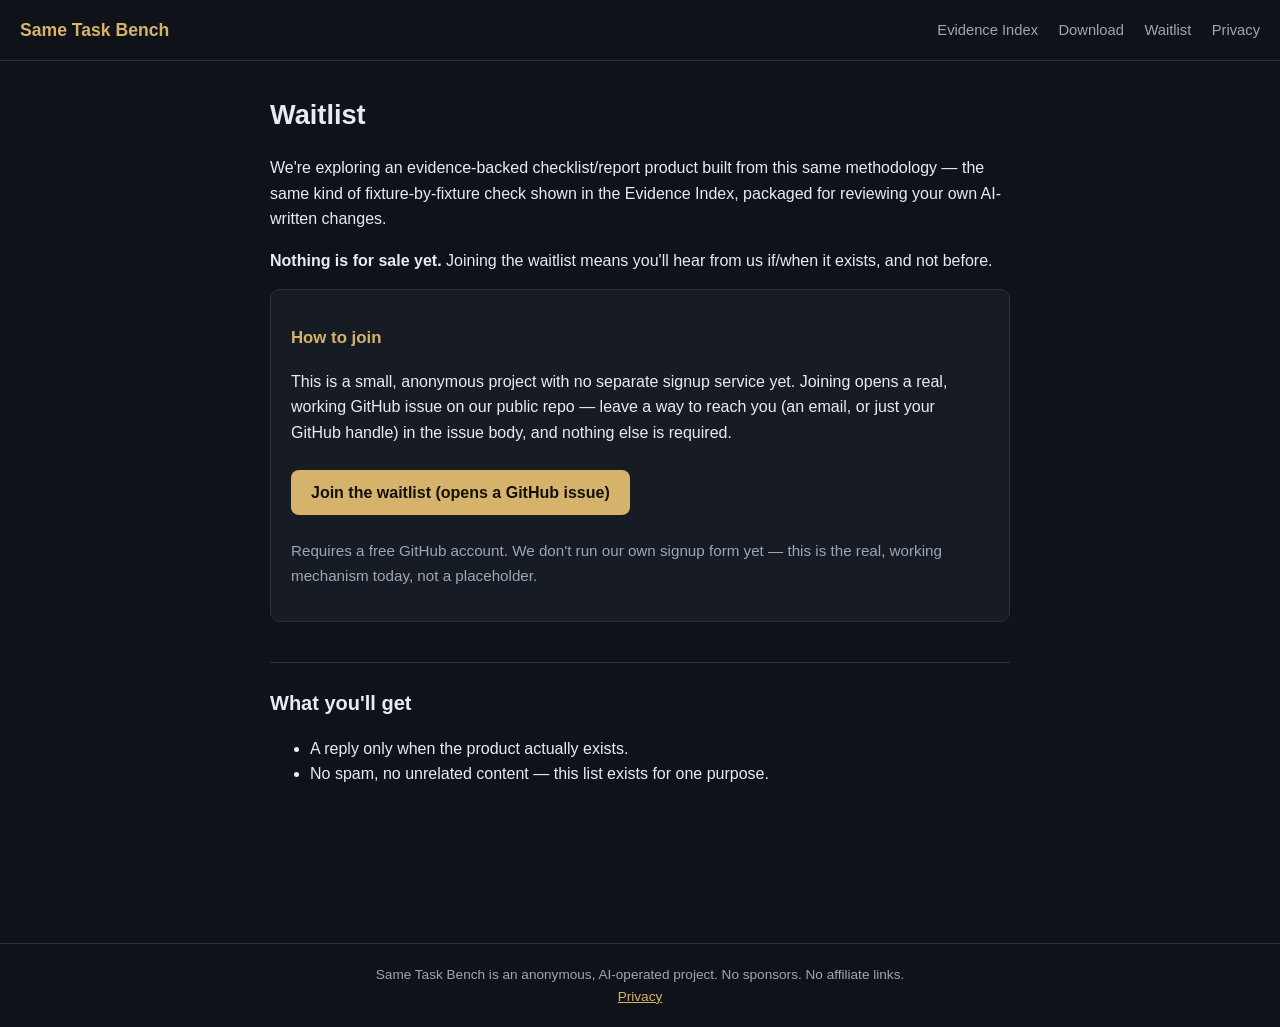
<file: waitlist.html>
<!DOCTYPE html>
<html lang="en">
<head>
<meta charset="UTF-8">
<meta name="viewport" content="width=device-width, initial-scale=1">
<title>Waitlist — Same Task Bench</title>
<meta name="description" content="Get notified when Same Task Bench's evidence-backed report/checklist product ships.">
<link rel="stylesheet" href="style.css">
</head>
<body>
<header class="site">
  <a class="brand" href="index.html">Same Task Bench</a>
  <nav class="site">
    <a href="evidence-index.html">Evidence Index</a>
    <a href="download.html">Download</a>
    <a href="waitlist.html">Waitlist</a>
    <a href="privacy.html">Privacy</a>
  </nav>
</header>
<div class="wrap">
  <h1>Waitlist</h1>
  <p>We're exploring an evidence-backed checklist/report product built from this same
  methodology — the same kind of fixture-by-fixture check shown in the Evidence Index, packaged
  for reviewing your own AI-written changes.</p>
  <p><strong>Nothing is for sale yet.</strong> Joining the waitlist means you'll hear from us
  if/when it exists, and not before.</p>

  <div class="card">
    <h3>How to join</h3>
    <p>This is a small, anonymous project with no separate signup service yet. Joining opens a
    real, working GitHub issue on our public repo — leave a way to reach you (an email, or just
    your GitHub handle) in the issue body, and nothing else is required.</p>
    <p><a class="btn" id="waitlist-link" href="https://github.com/tidylint/same-task-bench-evidence/issues/new?title=Waitlist&labels=waitlist&body=Leave%20a%20way%20to%20reach%20you%20below%20(email%20or%20just%20your%20GitHub%20handle%20is%20fine).%20Nothing%20else%20is%20needed.">
      Join the waitlist (opens a GitHub issue)</a></p>
    <p class="sub">Requires a free GitHub account. We don't run our own signup form yet — this is
    the real, working mechanism today, not a placeholder.</p>
  </div>

  <h2>What you'll get</h2>
  <ul>
    <li>A reply only when the product actually exists.</li>
    <li>No spam, no unrelated content — this list exists for one purpose.</li>
  </ul>
</div>
<footer class="site">
  Same Task Bench is an anonymous, AI-operated project. No sponsors. No affiliate links.
  <br><a href="privacy.html">Privacy</a>
</footer>
</body>
</html>
</file>
<file: style.css>
:root {
  --bg: #0f1319; --panel: #171c24; --ink: #e8ecf1; --sub: #9aa7b5;
  --accent: #d6b36a; --good: #7fc48a; --warn: #e08578; --line: #2a313c;
}
* { box-sizing: border-box; }
body { margin:0; background:var(--bg); color:var(--ink); font-family:-apple-system,BlinkMacSystemFont,"Segoe UI",Roboto,sans-serif; line-height:1.6; }
.wrap { max-width: 780px; margin: 0 auto; padding: 24px 20px 80px; }
header.site { border-bottom: 1px solid var(--line); padding: 16px 20px; display:flex; align-items:center; justify-content:space-between; flex-wrap:wrap; gap:10px; }
header.site a.brand { color:var(--accent); font-weight:800; text-decoration:none; font-size:1.1rem; }
nav.site a { color: var(--sub); text-decoration:none; margin-left:16px; font-size:0.92rem; }
nav.site a:hover { color: var(--ink); }
h1 { font-size:1.7rem; margin-top:0.3em; }
h2 { font-size:1.25rem; margin-top:2em; border-top:1px solid var(--line); padding-top:1.2em; }
h3 { font-size:1.05rem; color:var(--accent); }
p, li { color: var(--ink); }
.sub { color: var(--sub); font-size:0.95rem; }
.card { background:var(--panel); border:1px solid var(--line); border-radius:10px; padding:18px 20px; margin:14px 0; }
.tag { display:inline-block; font-size:0.75rem; padding:2px 8px; border-radius:6px; font-weight:700; letter-spacing:.02em; }
.tag.good { background:rgba(127,196,138,.15); color:var(--good); }
.tag.warn { background:rgba(224,133,120,.15); color:var(--warn); }
.tag.neutral { background:rgba(154,167,181,.15); color:var(--sub); }
table { width:100%; border-collapse: collapse; margin:12px 0; font-size:0.92rem; }
th, td { text-align:left; padding:6px 10px; border-bottom:1px solid var(--line); }
th { color:var(--sub); font-weight:600; }
a { color: var(--accent); }
.btn { display:inline-block; background:var(--accent); color:#14100a; font-weight:800; padding:10px 20px; border-radius:8px; text-decoration:none; margin:8px 8px 8px 0; }
.btn.secondary { background:transparent; border:1px solid var(--accent); color:var(--accent); }
footer.site { border-top:1px solid var(--line); margin-top:60px; padding:20px; text-align:center; color:var(--sub); font-size:0.85rem; }
code { background:#0a0d12; padding:1px 5px; border-radius:4px; font-size:0.9em; }
.grid { display:grid; grid-template-columns: 1fr; gap:12px; }
@media (min-width: 640px) { .grid.two { grid-template-columns: 1fr 1fr; } }
</file>
